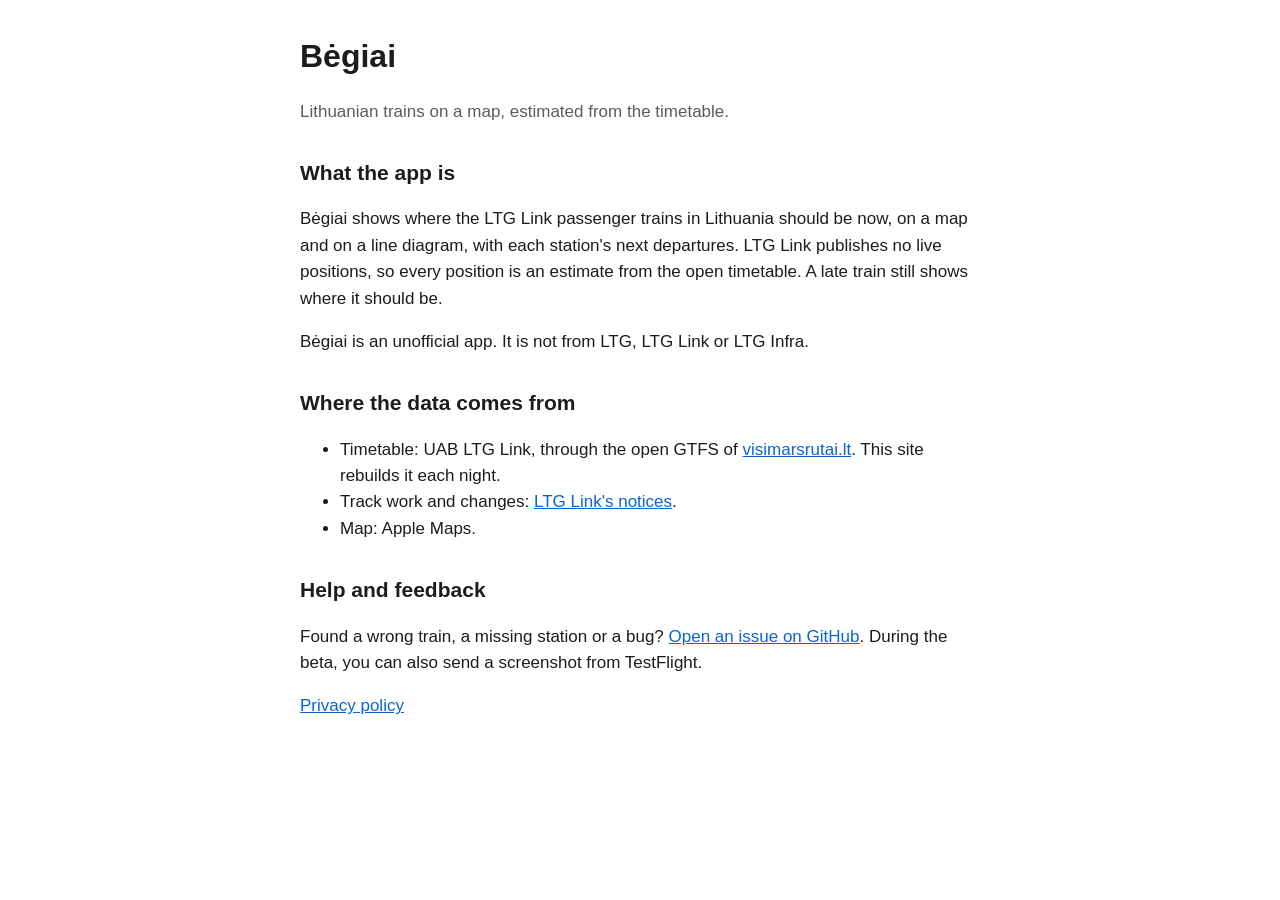
<file: Pages/index.html>
<!doctype html>
<html lang="en">
<head>
<meta charset="utf-8"><meta name="viewport" content="width=device-width, initial-scale=1">
<title>Bėgiai: support</title>
<link rel="stylesheet" href="style.css">
</head>
<body><main>
<h1>Bėgiai</h1>
<p class="muted">Lithuanian trains on a map, estimated from the timetable.</p>

<h2>What the app is</h2>
<p>Bėgiai shows where the LTG Link passenger trains in Lithuania should be now, on a map and on a line diagram, with each station's next departures. LTG Link publishes no live positions, so every position is an estimate from the open timetable. A late train still shows where it should be.</p>
<p>Bėgiai is an unofficial app. It is not from LTG, LTG Link or LTG Infra.</p>

<h2>Where the data comes from</h2>
<ul>
<li>Timetable: UAB LTG Link, through the open GTFS of <a href="https://www.visimarsrutai.lt/gtfs/">visimarsrutai.lt</a>. This site rebuilds it each night.</li>
<li>Track work and changes: <a href="https://ltglink.lt/svarbus-pranesimai">LTG Link's notices</a>.</li>
<li>Map: Apple Maps.</li>
</ul>

<h2>Help and feedback</h2>
<p>Found a wrong train, a missing station or a bug? <a href="https://github.com/YukiseKimi/Begiai/issues">Open an issue on GitHub</a>. During the beta, you can also send a screenshot from TestFlight.</p>

<p><a href="privacy.html">Privacy policy</a></p>
</main></body>
</html>
</file>
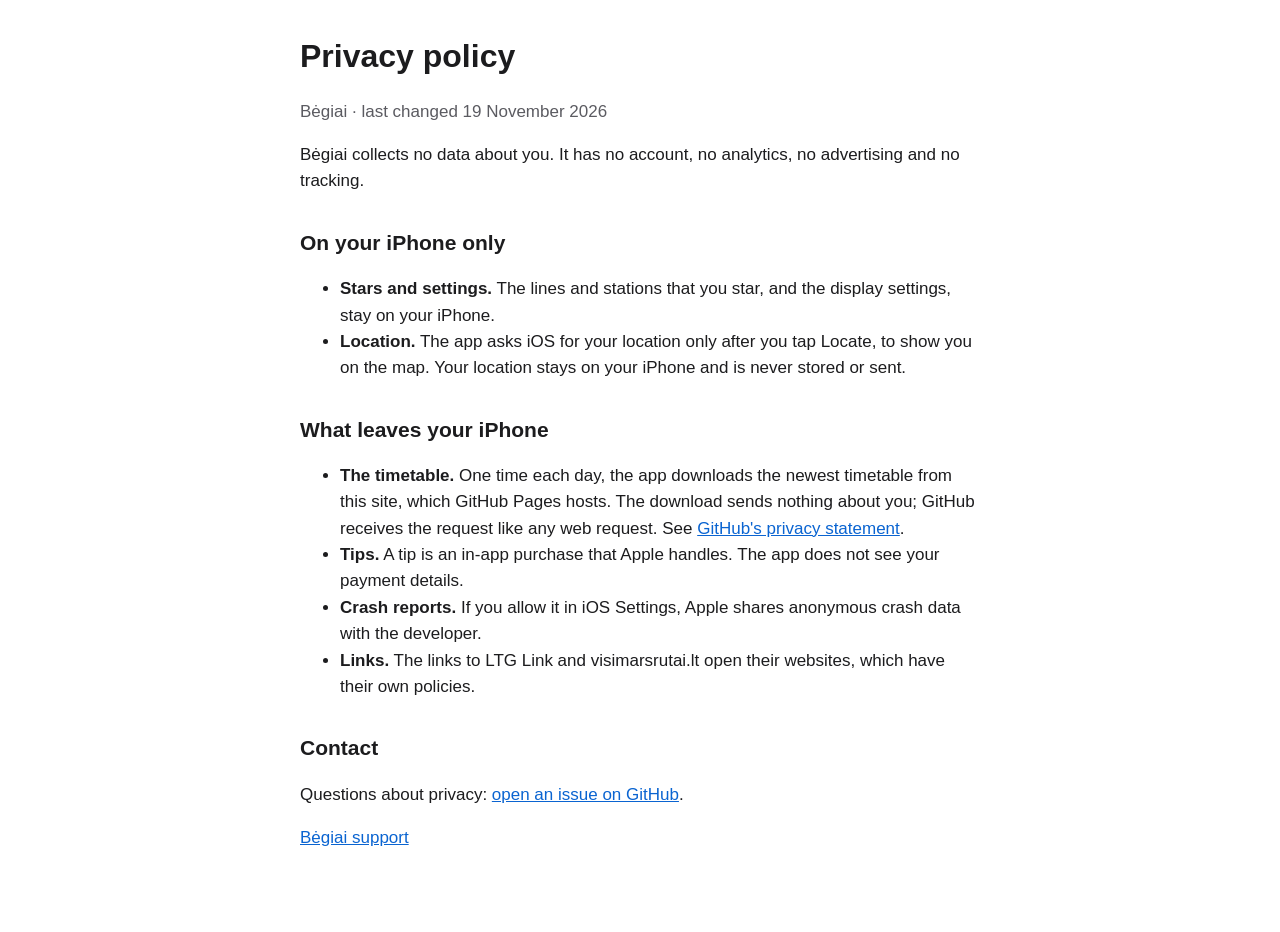
<file: Pages/privacy.html>
<!doctype html>
<html lang="en">
<head>
<meta charset="utf-8"><meta name="viewport" content="width=device-width, initial-scale=1">
<title>Bėgiai: privacy policy</title>
<link rel="stylesheet" href="style.css">
</head>
<body><main>
<h1>Privacy policy</h1>
<p class="muted">Bėgiai · last changed 19 November 2026</p>

<p>Bėgiai collects no data about you. It has no account, no analytics, no advertising and no tracking.</p>

<h2>On your iPhone only</h2>
<ul>
<li><strong>Stars and settings.</strong> The lines and stations that you star, and the display settings, stay on your iPhone.</li>
<li><strong>Location.</strong> The app asks iOS for your location only after you tap Locate, to show you on the map. Your location stays on your iPhone and is never stored or sent.</li>
</ul>

<h2>What leaves your iPhone</h2>
<ul>
<li><strong>The timetable.</strong> One time each day, the app downloads the newest timetable from this site, which GitHub Pages hosts. The download sends nothing about you; GitHub receives the request like any web request. See <a href="https://docs.github.com/en/site-policy/privacy-policies/github-general-privacy-statement">GitHub's privacy statement</a>.</li>
<li><strong>Tips.</strong> A tip is an in-app purchase that Apple handles. The app does not see your payment details.</li>
<li><strong>Crash reports.</strong> If you allow it in iOS Settings, Apple shares anonymous crash data with the developer.</li>
<li><strong>Links.</strong> The links to LTG Link and visimarsrutai.lt open their websites, which have their own policies.</li>
</ul>

<h2>Contact</h2>
<p>Questions about privacy: <a href="https://github.com/YukiseKimi/Begiai/issues">open an issue on GitHub</a>.</p>

<p><a href="index.html">Bėgiai support</a></p>
</main></body>
</html>
</file>
<file: Pages/style.css>
:root { color-scheme: light dark; --ink: #1c1c1e; --muted: #5b5b61; --bg: #ffffff; --accent: #0a64d1; }
@media (prefers-color-scheme: dark) { :root { --ink: #f2f2f7; --muted: #aeaeb2; --bg: #1c1c1e; --accent: #6ea8ff; } }
body { margin: 0; background: var(--bg); color: var(--ink); font: 17px/1.55 -apple-system, BlinkMacSystemFont, "Segoe UI", sans-serif; }
main { max-width: 680px; margin: 0 auto; padding: 32px 16px 64px; }
h1 { font-size: 32px; margin: 0 0 4px; } h2 { font-size: 21px; margin: 32px 0 8px; }
p, li { color: var(--ink); } .muted { color: var(--muted); } a { color: var(--accent); }
</file>
